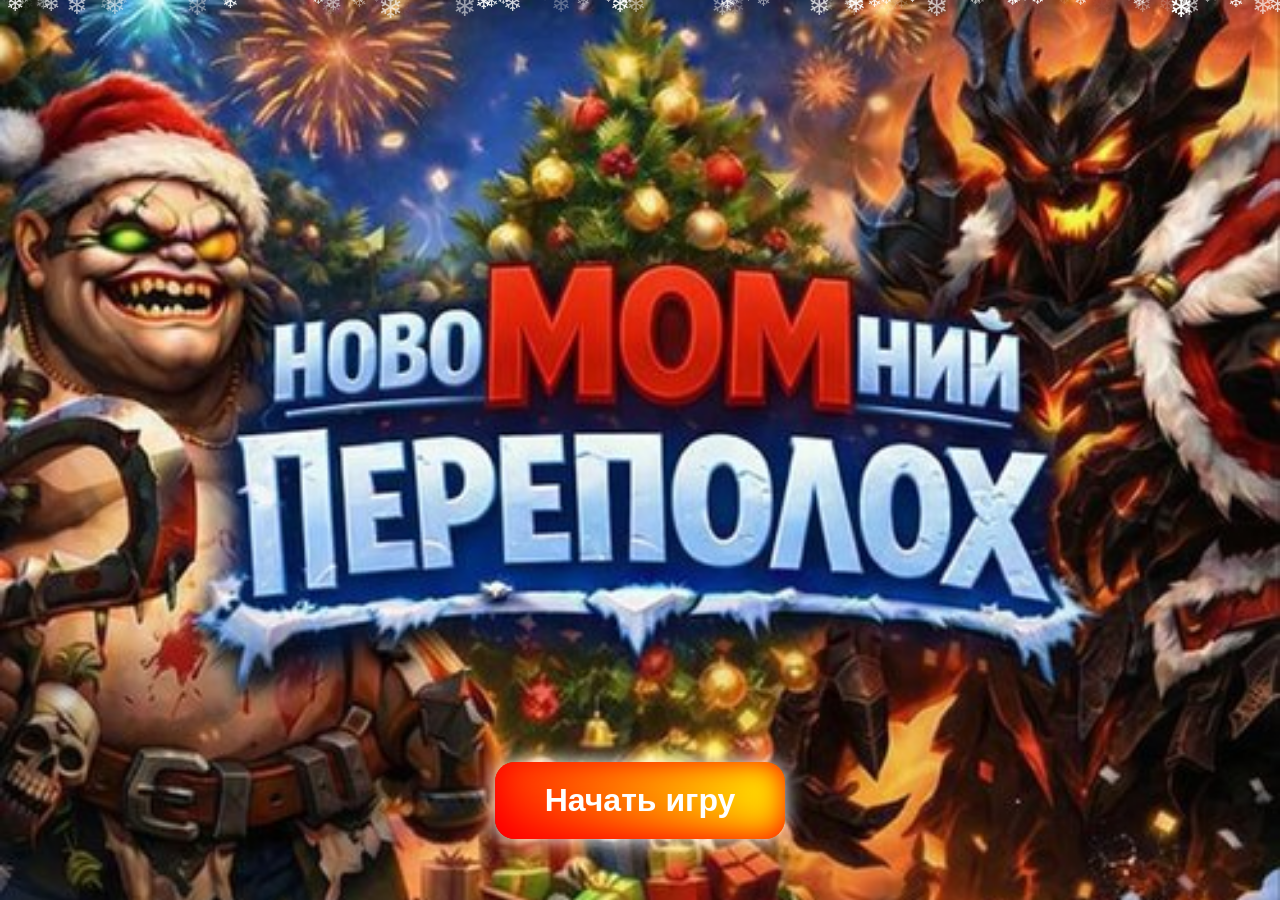
<file: index.html>
<!DOCTYPE html>
<html lang="ru">
<head>
<meta charset="UTF-8">
<meta name="viewport" content="width=device-width, initial-scale=1.0">
<title>Стартовое меню</title>
<style>
  /* Общие стили для страницы */
  body, html {
    margin: 0;
    padding: 0;
    width: 100%;
    height: 100%;
    font-family: 'Segoe UI', Tahoma, Geneva, Verdana, sans-serif;
    background: url(/images/novomom.jpg) no-repeat center;
    background-size: cover;
    overflow: hidden;
    display: flex;
    justify-content: center;
    align-items: center;
  }

  /* Кнопка Начать игру */
  .start-button {
    font-size: 32px;
    padding: 20px 50px;
    background: linear-gradient(45deg, #ff0000, #ffff00);
    border: none;
    border-radius: 20px;
    cursor: pointer;
    box-shadow: 0 0 20px #ffffff, 0 0 30px #ff0000 inset;
    transition: transform 0.2s, box-shadow 0.2s;
    color: white;
    font-weight: bold;
    margin-bottom: -700px;
  }

  .start-button:hover {
    transform: scale(1.1);
    box-shadow: 0 0 30px #ffffff, 0 0 40px #ff0000 inset;
  }

  /* Снежинки */
  .snowflake {
    position: fixed;
    top: -10px;
    color: white;
    user-select: none;
    pointer-events: none;
    z-index: 0;
    font-size: 10px;
    animation-name: fall;
    animation-timing-function: linear;
    animation-iteration-count: infinite;
  }

  @keyframes fall {
    0% { transform: translateY(0) rotate(0deg); }
    100% { transform: translateY(110vh) rotate(360deg); }
  }
</style>
</head>
<body>

<button class="start-button" onclick="startGame()">Начать игру</button>

<script>
  function startGame() {
    alert("Игра начинается!")
    window.location.href = '1/index.html';;
  }

  // Создаём много снежинок
  const snowflakeCount = 100; // количество снежинок
  for (let i = 0; i < snowflakeCount; i++) {
    const snowflake = document.createElement('div');
    snowflake.classList.add('snowflake');
    snowflake.textContent = '❄';
    // случайное начальное положение
    snowflake.style.left = Math.random() * 100 + 'vw';
    snowflake.style.fontSize = (Math.random() * 20 + 10) + 'px';
    snowflake.style.animationDuration = (Math.random() * 10 + 5) + 's';
    snowflake.style.opacity = Math.random();
    document.body.appendChild(snowflake);
  }
</script>

</body>
</html>
</file>
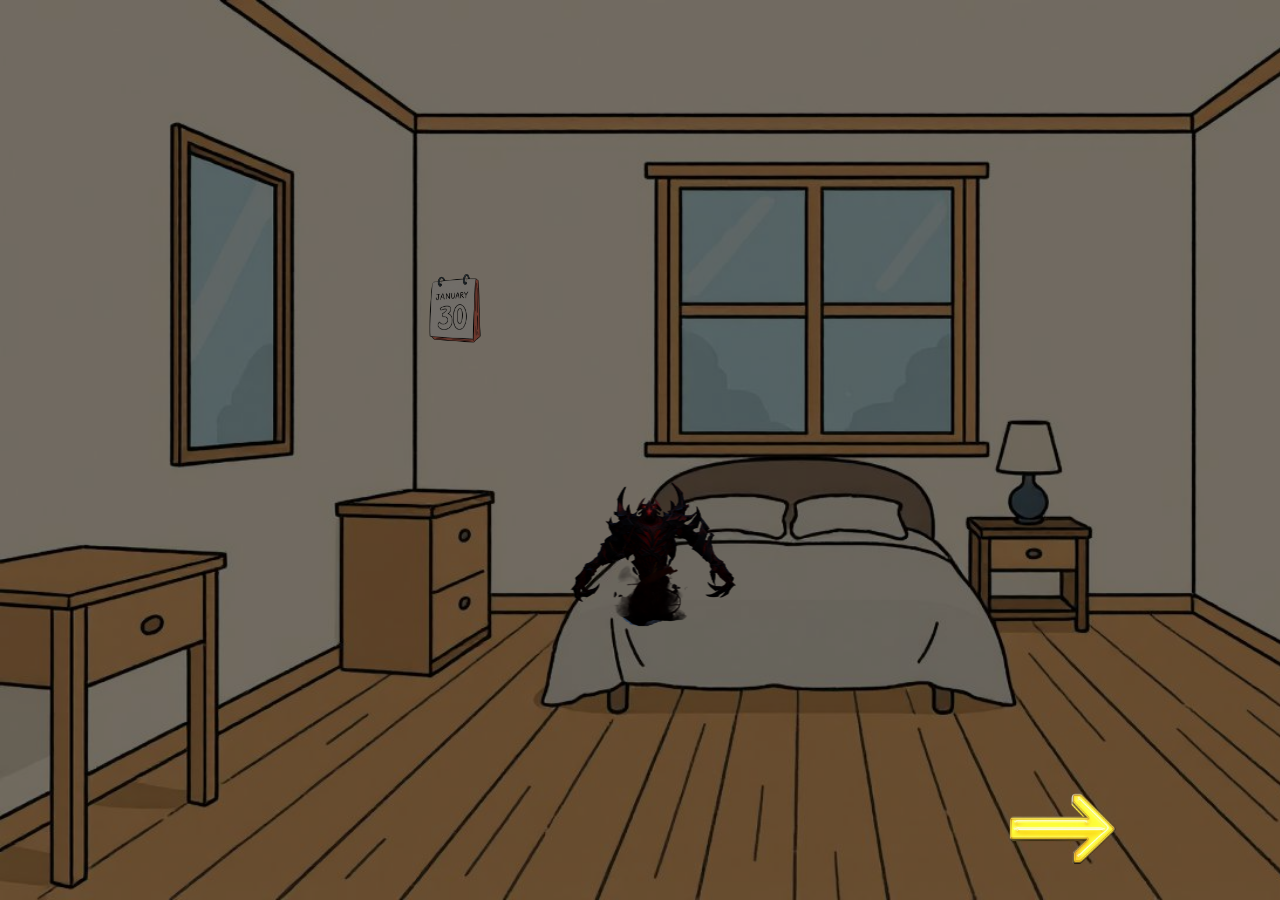
<file: 1/index.html>
<!DOCTYPE html>
<html lang="ru">
<head>
  <meta charset="UTF-8">
  <title>НовоМОМний переполох</title>
  <link rel="stylesheet" href="style.css">
</head>
<body>
  <div class="container">
    <div class="calendar">
      <div class="date">
        <img src="../images/fotor-ai-202512242023-Photoroom.png" alt="">
      </div>
    </div>

    <img src="../images/изображение_2025-12-24_202803206-Photoroom.png"
         class="character-sleep" alt="">
  </div>

  <a href="../2/index.html"><img src="../images/стрелка.png" class="str"></a>

  <div class="sleep-overlay" id="sleepOverlay" aria-hidden="true"></div>
  <div class="zzz-layer" id="zzzLayer" aria-hidden="true"></div>

  <script src="sleep.js"></script>
</body>
</html>
</file>
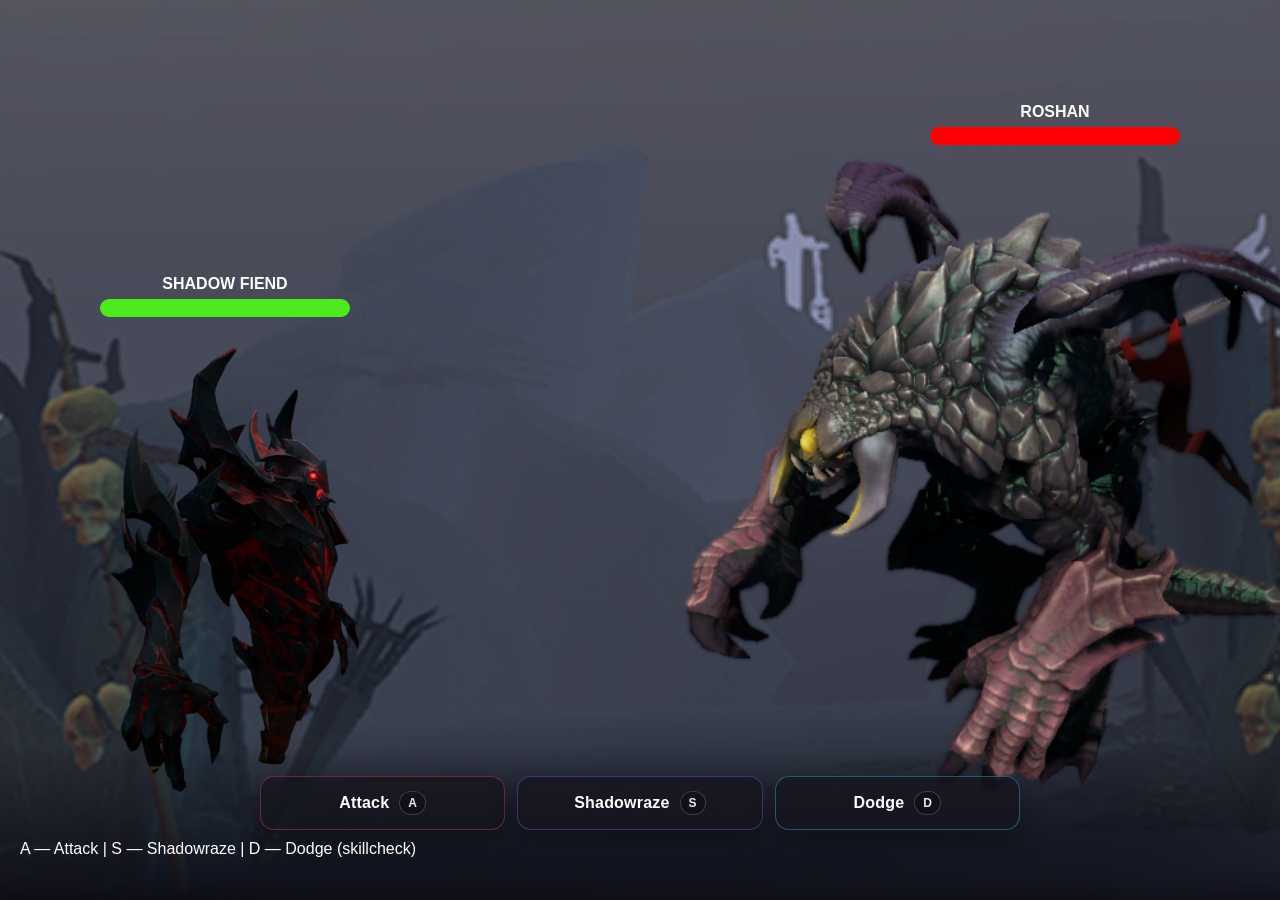
<file: roshanbattle/index.html>
<!DOCTYPE html>
<html lang="ru">
<head>
<meta charset="UTF-8">
<title>Shadow Fiend vs Roshan</title>
<link rel="stylesheet" href="style.css">
</head>
<body>

<div id="game">
    <div id="arena">
        <div id="skillcheck" class="hidden">
            <div class="bar">
                <div class="sweet"></div>
                <div class="indicator"></div>
            </div>
        </div>

        <div class="fighter-wrap left">
            <div class="name">SHADOW FIEND</div>
            <div class="hp-bar-container small">
                <div class="hp-bar sf-bar" id="sfHp"></div>
            </div>
            <img src="../images/sfshishka.png" class="fighter">
        </div>

        <div class="fighter-wrap right">
            <div class="name">ROSHAN</div>
            <div class="hp-bar-container small">
                <div class="hp-bar bar-rosh" id="roshanHp"></div>
            </div>
            <img src="../images/roshan.png" class="fighter roshka">
        </div>

        <div id="ui">
            <div class="controls" role="group" aria-label="Боевые действия">
                <button id="btnAttack" class="btn btn-attack" type="button" title="A">
                  Attack <span class="hint">A</span>
                </button>
                <button id="btnRaze" class="btn btn-skill" type="button" title="S">
                  Shadowraze <span class="hint">S</span>
                </button>
                <button id="btnDodge" class="btn btn-dodge" type="button" title="D">
                  Dodge <span class="hint">D</span>
                </button>
            </div>

            <div class="log" id="log"></div>
        </div>
    </div>
</div>

<script src="game.js"></script>
</body>
</html>
</file>
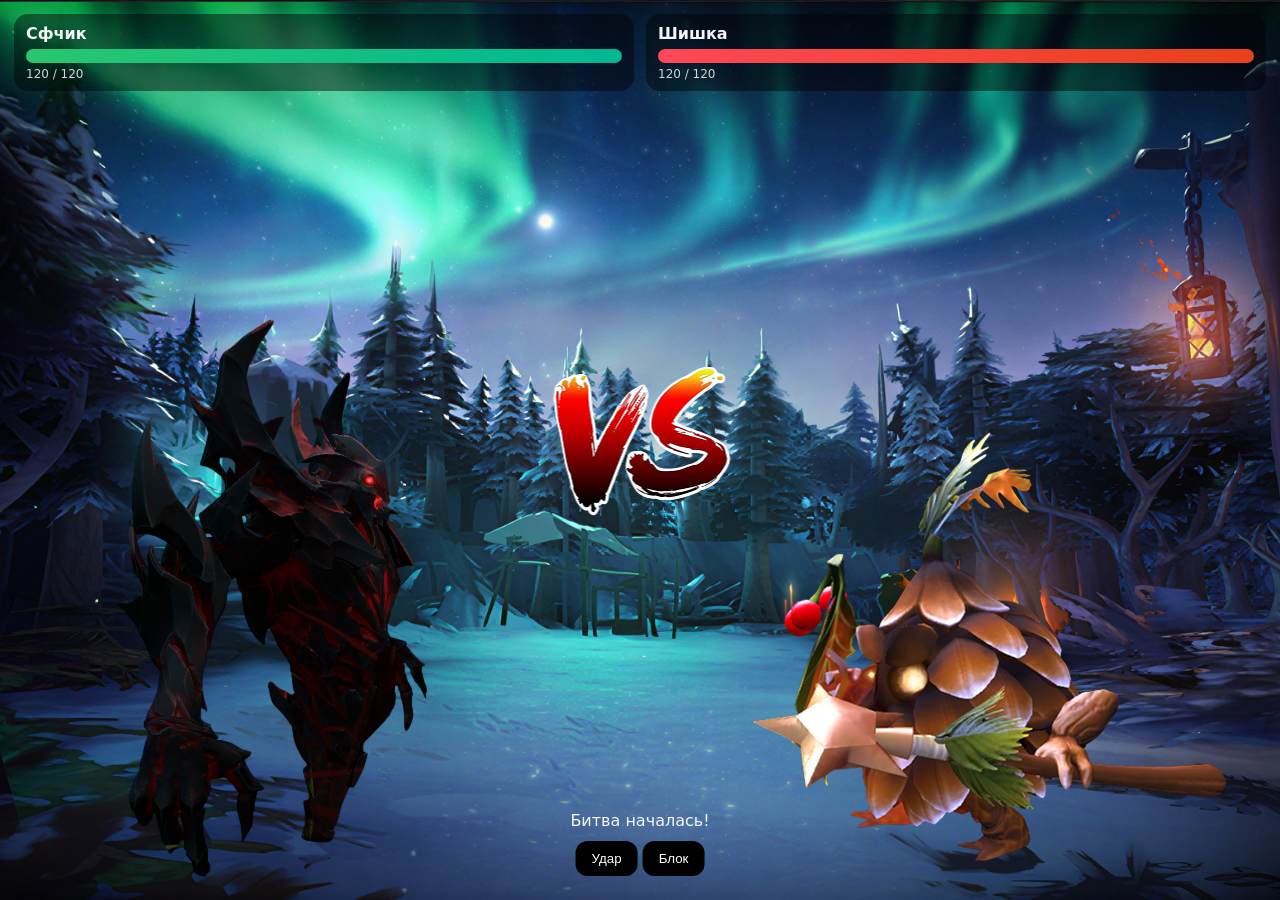
<file: shishkabitva/index.html>
<!DOCTYPE html>
<html lang="ru">
<head>
  <meta charset="UTF-8">
  <meta name="viewport" content="width=device-width, initial-scale=1.0">
  <title>Боссфайт</title>
  <link rel="stylesheet" href="style.css">
</head>
<body>

<div class="battle">

  <div class="arena" id="arena">

    <div class="hud">
      <div class="bar">
        <div class="name">Сфчик</div>
        <div class="hp"><div class="hp-fill" id="hpHero"></div></div>
        <div class="hp-text" id="hpHeroText"></div>
      </div>

      <div class="bar">
        <div class="name">Шишка</div>
        <div class="hp"><div class="hp-fill enemy" id="hpEnemy"></div></div>
        <div class="hp-text" id="hpEnemyText"></div>
      </div>
    </div>

    <img class="fighter hero" id="heroSprite" src="../images/sfshishka.png">
    <div class="vs"><img src="../images/vsshishka.png" alt="vs"></div>
    <img class="fighter enemy" id="enemySprite" src="../images/shishka.png">

  </div>

  <div class="log" id="log"></div>

  <div class="actions">
    <button class="btn" id="attack">Удар</button>
    <button class="btn" id="block">Блок</button>
  </div>

<div class="result" id="result" hidden>
  <div class="result-box">
    <div class="result-text" id="resultText"></div>
    <button class="btn" id="restart">Заново</button>
  </div>
</div>
</div>

<script src="battle.js"></script>
</body>
</html>
</file>
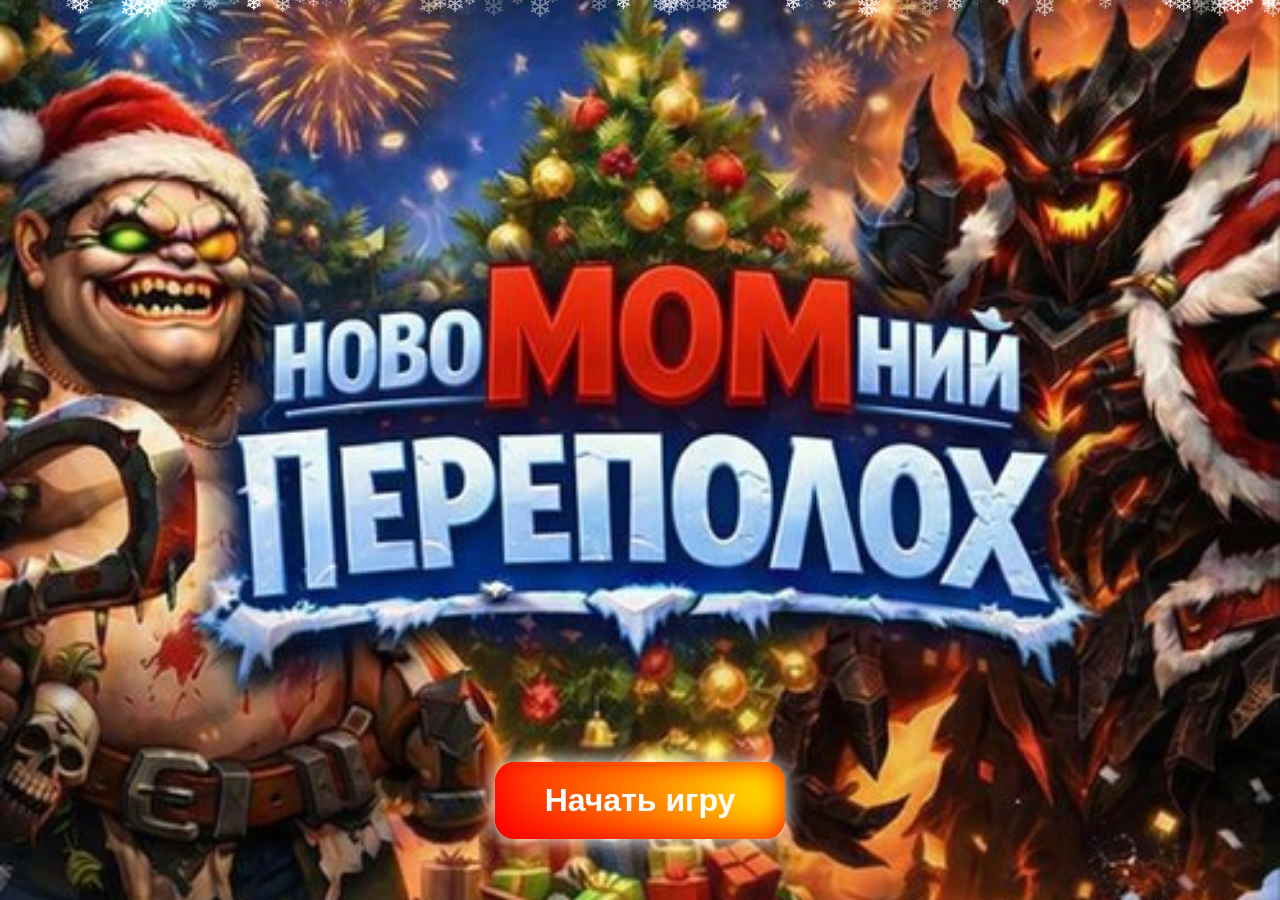
<file: start/index.html>
<!DOCTYPE html>
<html lang="ru">
<head>
<meta charset="UTF-8">
<meta name="viewport" content="width=device-width, initial-scale=1.0">
<title>Стартовое меню</title>
<style>
  /* Общие стили для страницы */
  body, html {
    margin: 0;
    padding: 0;
    width: 100%;
    height: 100%;
    font-family: 'Segoe UI', Tahoma, Geneva, Verdana, sans-serif;
    background: url(../images/novomom.jpg) no-repeat center;
    background-size: cover;
    overflow: hidden;
    display: flex;
    justify-content: center;
    align-items: center;
  }

  /* Кнопка Начать игру */
  .start-button {
    font-size: 32px;
    padding: 20px 50px;
    background: linear-gradient(45deg, #ff0000, #ffff00);
    border: none;
    border-radius: 20px;
    cursor: pointer;
    box-shadow: 0 0 20px #ffffff, 0 0 30px #ff0000 inset;
    transition: transform 0.2s, box-shadow 0.2s;
    color: white;
    font-weight: bold;
    margin-bottom: -700px;
  }

  .start-button:hover {
    transform: scale(1.1);
    box-shadow: 0 0 30px #ffffff, 0 0 40px #ff0000 inset;
  }

  /* Снежинки */
  .snowflake {
    position: fixed;
    top: -10px;
    color: white;
    user-select: none;
    pointer-events: none;
    z-index: 0;
    font-size: 10px;
    animation-name: fall;
    animation-timing-function: linear;
    animation-iteration-count: infinite;
  }

  @keyframes fall {
    0% { transform: translateY(0) rotate(0deg); }
    100% { transform: translateY(110vh) rotate(360deg); }
  }
</style>
</head>
<body>

<button class="start-button" onclick="startGame()">Начать игру</button>

<script>
  function startGame() {
    alert("Игра начинается!")
    window.location.href = '../1/index.html';;
  }

  // Создаём много снежинок
  const snowflakeCount = 100; // количество снежинок
  for (let i = 0; i < snowflakeCount; i++) {
    const snowflake = document.createElement('div');
    snowflake.classList.add('snowflake');
    snowflake.textContent = '❄';
    // случайное начальное положение
    snowflake.style.left = Math.random() * 100 + 'vw';
    snowflake.style.fontSize = (Math.random() * 20 + 10) + 'px';
    snowflake.style.animationDuration = (Math.random() * 10 + 5) + 's';
    snowflake.style.opacity = Math.random();
    document.body.appendChild(snowflake);
  }
</script>

</body>
</html>
</file>
<file: 10/index10.html>
<!DOCTYPE html>
<html lang="en">
<head>
    <meta charset="UTF-8">
    <meta name="viewport" content="width=device-width, initial-scale=1.0">
    <title>Document</title>
    <link rel="stylesheet" href="style.css">
</head>
<body>
    <div class="container">
    <img src="../images/image 16.png" class="quortero">
    <img src="../images/sflavka.png" class="sf">
    <div class="msg-seq-layer" aria-hidden="true">
    <div class="msg-seq msg-left">Я принес деньги, так где мом?</div>
    <div class="msg-seq msg-right">Прости, но пока тебя небыло, пришёл Рошан, и купил у меня его</div>
    <div class="msg-seq msg-left">Ты отдал мом рошану!? Это же был мой подарок пуджу!</div>
    <div class="msg-seq msg-right">Ну, думаю, тебе не остаётся ничего, кроме как пойти и забрать мом у Рошана, ха-ха, удачи!</div>
  </div>
  <a class="next-link" id="nextLink" href="../roshanbattle/index.html">
  <img id="nextImg" class="next-link__img is-hidden" src="../images/стрелка.png">
</a>
</div>
  <!-- Зимний эффект -->
  <div class="winter-fx" aria-hidden="true">
    <div class="winter-fx__tint"></div>
    <div class="winter-fx__snow" id="snow"></div>
  </div>

<script>
  document.addEventListener('DOMContentLoaded', function () {
  const layer = document.querySelector('.msg-seq-layer');
  const messages = layer ? Array.from(layer.querySelectorAll('.msg-seq')) : [];

  // Картинка внутри ссылки (сама ссылка всегда есть, картинка скрыта до конца диалога)
  const nextImg = document.getElementById('nextImg');

  // Зимний эффект
  const fx = document.querySelector('.winter-fx');
  const snow = document.getElementById('snow');

  function makeSnow(count) {
    if (!snow) return;
    snow.innerHTML = '';

    for (let i = 0; i < count; i++) {
      const flake = document.createElement('div');
      flake.className = 'snowflake';

      const size  = (Math.random() * 6 + 3).toFixed(1) + 'px';
      const x     = (Math.random() * 100).toFixed(2) + 'vw';
      const dur   = (Math.random() * 3 + 3.5).toFixed(2) + 's';
      const delay = (-Math.random() * 6).toFixed(2) + 's';
      const drift = ((Math.random() * 60) - 30).toFixed(1) + 'px';

      flake.style.setProperty('--size', size);
      flake.style.setProperty('--x', x);
      flake.style.setProperty('--dur', dur);
      flake.style.setProperty('--delay', delay);
      flake.style.setProperty('--drift', drift);

      snow.appendChild(flake);
    }
  }

  // По одному сообщению: показать -> 4с -> скрыть -> ждать fade -> следующее
  async function showMessagesSequentially() {
    const START_AFTER_MS = 1000; // через 1 секунду после конца снегопада
    const ON_SCREEN_MS = 4000;   // сообщение на экране 4 секунды
    const FADE_MS = 350;         // должно совпадать с transition в CSS у .msg-seq

    // Спрятать картинку ссылки перед началом (на всякий случай)
    if (nextImg) nextImg.classList.add('is-hidden');

    // Скрыть все сообщения перед стартом
    for (const m of messages) m.classList.remove('is-show', 'is-hide');

    await new Promise(r => setTimeout(r, START_AFTER_MS));

    for (const m of messages) {
      m.classList.remove('is-hide');
      m.classList.add('is-show');

      await new Promise(r => setTimeout(r, ON_SCREEN_MS));

      m.classList.remove('is-show');
      m.classList.add('is-hide');

      await new Promise(r => setTimeout(r, FADE_MS));
    }

    // После конца диалога — показать картинку в ссылке
    if (nextImg) nextImg.classList.remove('is-hidden');
  }

  const FX_ON_MS = 5000;        // снег "работает" 5 секунд
  const FX_FADE_OUT_MS = 800;   // fade-out у winter-fx (совпадает с CSS transition)
  const SNOW_COUNT = 60;

  if (!fx) return;

  // Старт снегопада сразу
  makeSnow(SNOW_COUNT);
  fx.classList.add('is-on');

  // Выключаем снег, ждём fade-out, потом запускаем диалоги
  setTimeout(() => {
    fx.classList.remove('is-on');
    if (snow) snow.innerHTML = '';

    setTimeout(() => {
      showMessagesSequentially();
    }, FX_FADE_OUT_MS);
  }, FX_ON_MS);
});
  
</script>

</body>
</html>
</file>
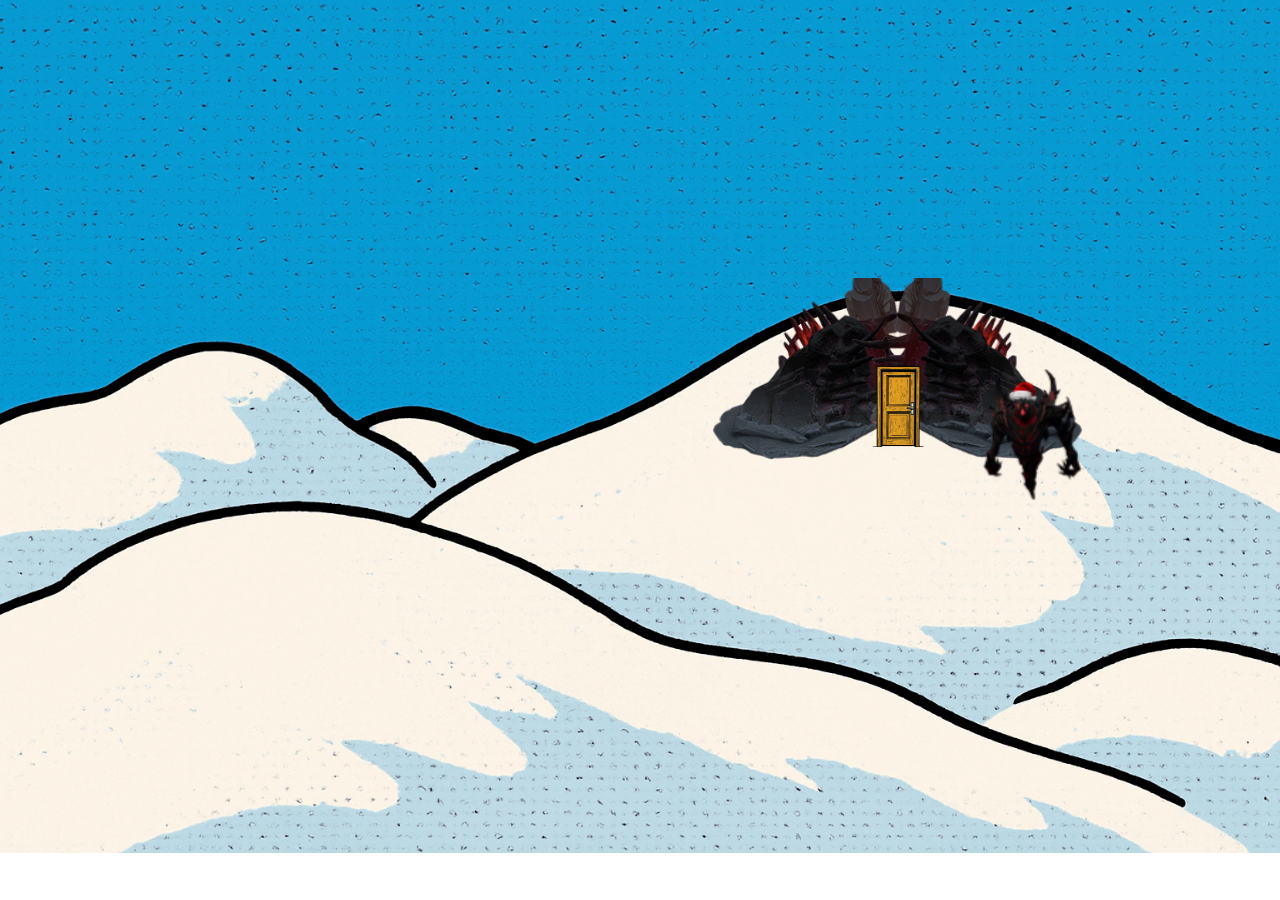
<file: 6/index3.html>
<!DOCTYPE html>
<html lang="en">
<head>
    <meta charset="UTF-8">
    <meta name="viewport" content="width=device-width, initial-scale=1.0">
    <title>Document</title>
    <link rel="stylesheet" href="style.css">
</head>
<body>
    <div class="baracks">
        <img src="../images/{F44F74D0-944E-44F7-9C7C-934A5FBB06E6} 2.png" class="barackone">
        <img src="../images/{F44F74D0-944E-44F7-9C7C-934A5FBB06E6} 2.png" class="baracktwo">
        <img src="../images/dver.png" class="dver">
        <img src="../images/Group 5.png" class="sf">
    </div>
</body>
</html>
</file>
<file: 7/index7.html>
<!DOCTYPE html>
<html lang="en">
<head>
    <meta charset="UTF-8">
    <meta name="viewport" content="width=device-width, initial-scale=1.0">
    <title>Document</title>
    <link rel="stylesheet" href="style.css">
</head>
<body>
    <div class="container">
    <img src="../images/image 16.png" class="quortero">
    <img src="../images/sflavka.png" class="sf">
    <img src="../images/мом.png" class="mom">
    <div class="msg-seq-layer" aria-hidden="true">
    <div class="msg-seq msg-left">Привет, дружище, что тебя интересует?</div>
    <div class="msg-seq msg-right">Мне нужен подарок для Пуджа!</div>
    <div class="msg-seq msg-left">Специально для тебя у меня есть МОМ, но не думай, что получишь его за просто так,
    мне же тоже надо на что-то жить</div>
    <div class="msg-seq msg-right">(Я же все бабки на манго слил, надо бы лесок пофармить..)<br>Ща за деньгами сбегаю и вернусь</div>
  </div>
  <a class="next-link" id="nextLink" href="../8/index8.html">
  <img id="nextImg" class="next-link__img is-hidden" src="../images/стрелка.png">
</a>
</div>
  <!-- Зимний эффект -->
  <div class="winter-fx" aria-hidden="true">
    <div class="winter-fx__tint"></div>
    <div class="winter-fx__snow" id="snow"></div>
  </div>

<script>
  document.addEventListener('DOMContentLoaded', function () {
  const layer = document.querySelector('.msg-seq-layer');
  const messages = layer ? Array.from(layer.querySelectorAll('.msg-seq')) : [];

  // Картинка внутри ссылки (сама ссылка всегда есть, картинка скрыта до конца диалога)
  const nextImg = document.getElementById('nextImg');

  // Зимний эффект
  const fx = document.querySelector('.winter-fx');
  const snow = document.getElementById('snow');

  function makeSnow(count) {
    if (!snow) return;
    snow.innerHTML = '';

    for (let i = 0; i < count; i++) {
      const flake = document.createElement('div');
      flake.className = 'snowflake';

      const size  = (Math.random() * 6 + 3).toFixed(1) + 'px';
      const x     = (Math.random() * 100).toFixed(2) + 'vw';
      const dur   = (Math.random() * 3 + 3.5).toFixed(2) + 's';
      const delay = (-Math.random() * 6).toFixed(2) + 's';
      const drift = ((Math.random() * 60) - 30).toFixed(1) + 'px';

      flake.style.setProperty('--size', size);
      flake.style.setProperty('--x', x);
      flake.style.setProperty('--dur', dur);
      flake.style.setProperty('--delay', delay);
      flake.style.setProperty('--drift', drift);

      snow.appendChild(flake);
    }
  }

  // По одному сообщению: показать -> 4с -> скрыть -> ждать fade -> следующее
  async function showMessagesSequentially() {
    const START_AFTER_MS = 1000; // через 1 секунду после конца снегопада
    const ON_SCREEN_MS = 4000;   // сообщение на экране 4 секунды
    const FADE_MS = 350;         // должно совпадать с transition в CSS у .msg-seq

    // Спрятать картинку ссылки перед началом (на всякий случай)
    if (nextImg) nextImg.classList.add('is-hidden');

    // Скрыть все сообщения перед стартом
    for (const m of messages) m.classList.remove('is-show', 'is-hide');

    await new Promise(r => setTimeout(r, START_AFTER_MS));

    for (const m of messages) {
      m.classList.remove('is-hide');
      m.classList.add('is-show');

      await new Promise(r => setTimeout(r, ON_SCREEN_MS));

      m.classList.remove('is-show');
      m.classList.add('is-hide');

      await new Promise(r => setTimeout(r, FADE_MS));
    }

    // После конца диалога — показать картинку в ссылке
    if (nextImg) nextImg.classList.remove('is-hidden');
  }

  const FX_ON_MS = 5000;        // снег "работает" 5 секунд
  const FX_FADE_OUT_MS = 800;   // fade-out у winter-fx (совпадает с CSS transition)
  const SNOW_COUNT = 60;

  if (!fx) return;

  // Старт снегопада сразу
  makeSnow(SNOW_COUNT);
  fx.classList.add('is-on');

  // Выключаем снег, ждём fade-out, потом запускаем диалоги
  setTimeout(() => {
    fx.classList.remove('is-on');
    if (snow) snow.innerHTML = '';

    setTimeout(() => {
      showMessagesSequentially();
    }, FX_FADE_OUT_MS);
  }, FX_ON_MS);
});
  
</script>

</body>
</html>
</file>
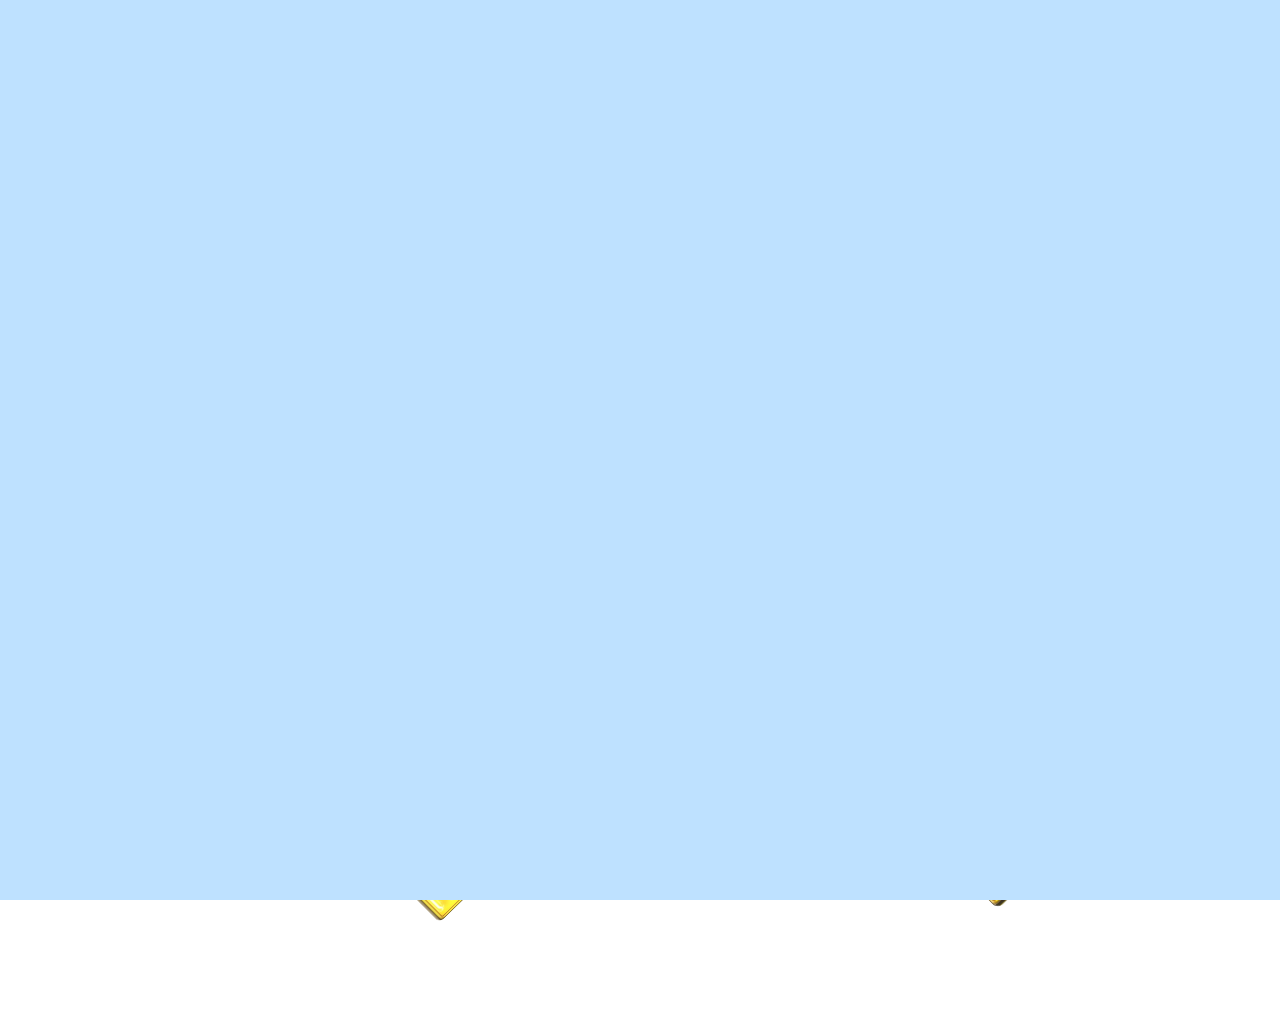
<file: 8/index8.html>
<!DOCTYPE html>
<html lang="en">
<head>
    <meta charset="UTF-8">
    <meta name="viewport" content="width=device-width, initial-scale=1.0">
    <title>Document</title>
    <link rel="stylesheet" href="style.css">
</head>
<body>
    <div class="container">
        <a href="../9/index9.html" class="strelka one"><img src="../images/стрелка.png"></a>
        <a href="../shishkabitva/index.html" class="strelka two"><img src="../images/стрелка.png"></a>
    </div>
     <!-- Зимний эффект -->
  <div class="winter-fx" aria-hidden="true">
    <div class="winter-fx__tint"></div>
    <div class="winter-fx__snow" id="snow"></div>
  </div>

<script>
  document.addEventListener('DOMContentLoaded', function () {
    // Диалоги (1-4)
    const layer = document.querySelector('.msg-seq-layer');
    if (layer) layer.classList.add('is-active');

    // Зимний эффект
    const fx = document.querySelector('.winter-fx');
    const snow = document.getElementById('snow');
    const pudge = document.querySelector('.pudge');

    function makeSnow(count) {
      if (!snow) return;
      snow.innerHTML = '';

      for (let i = 0; i < count; i++) {
        const flake = document.createElement('div');
        flake.className = 'snowflake';

        const size  = (Math.random() * 6 + 3).toFixed(1) + 'px';
        const x     = (Math.random() * 100).toFixed(2) + 'vw';
        const dur   = (Math.random() * 3 + 3.5).toFixed(2) + 's';
        const delay = (-Math.random() * 6).toFixed(2) + 's';
        const drift = ((Math.random() * 60) - 30).toFixed(1) + 'px';

        flake.style.setProperty('--size', size);
        flake.style.setProperty('--x', x);
        flake.style.setProperty('--dur', dur);
        flake.style.setProperty('--delay', delay);
        flake.style.setProperty('--drift', drift);

        snow.appendChild(flake);
      }
    }

    function showFifthAndLinks() {
      const five = document.querySelector('.msg-five');
      const links = document.querySelector('.side-links');
      if (five) five.classList.add('is-show');
      if (links) links.classList.add('is-show');
    }

    const FX_ON_MS = 5000;         // эффект "работает" 5 секунд
    const FX_FADE_IN_MS = 800;     // совпадает с transition opacity у .winter-fx
    const FX_FADE_OUT_MS = 800;    // совпадает с transition opacity у .winter-fx
    const SNOW_COUNT = 60;

    // Запуск СРАЗУ при заходе (после загрузки DOM)
    if (!fx) return;

    makeSnow(SNOW_COUNT);
    fx.classList.add('is-on');


    // Через 5 секунд начинаем выключение
    setTimeout(() => {
      fx.classList.remove('is-on');   // начинается fade-out
      if (snow) snow.innerHTML = '';

      // После полного fade-out показываем 5-е сообщение + ссылки
      setTimeout(() => {
        showFifthAndLinks();
      }, FX_FADE_OUT_MS);
    }, FX_ON_MS);
  });
</script>
</body>
</html>
</file>
<file: 1/style.css>
body {
      background: url(../images/fotor_creation_2025-12-24.jpg);
      background-repeat: no-repeat;
      background-size: cover;
      margin: 0;
      padding: 0;
      height: 100vh;
      overflow: hidden;
    }
    .calendar {
      position: absolute;
      left: 30vw;
      top: 26vh;
      width: 11vw;
      height: 17vh;
      display: flex;
      flex-direction: column;
      align-items: center;
      justify-content: center;
    }
    .calendar img {
        width: 5vw;
    }
    .calendar .date {
      font-size: 2.1vw;
      color: #e3533c;
      font-family: Verdana, Arial, sans-serif;
      font-weight: bold;
    }
    .character-sleep {
      width: 17vw;
      margin: 49vh 0 0 42vw;
    }
    .str {
      position: absolute;
      width: 12vw;
      rotate: 270deg;
      transform: rotateY(215deg);
      left: 78vw;
    }

    .sleep-overlay{
  position: fixed;
  inset: 0;
  background: rgba(0,0,0,.55);
  opacity: 0;
  pointer-events: none;
  transition: opacity .8s ease;
  z-index: 999;
}

.sleep-overlay.is-on{
  opacity: 1;
}

/* Слой для Zzz поверх всего */
.zzz-layer{
  position: fixed;
  inset: 0;
  pointer-events: none;
  z-index: 1000;
}

/* Сами Zzz */
.zzz{
  position: absolute;
  font-family: system-ui, Arial, sans-serif;
  font-weight: 800;
  color: rgba(255,255,255,.9);
  text-shadow: 0 2px 10px rgba(0,0,0,.35);
  transform: translate(-50%, -50%);
  animation: zzzFloat 2.4s ease-out forwards;
  user-select: none;
}

@keyframes zzzFloat{
  0%   { opacity: 0; transform: translate(-50%, -50%) translate(0, 0) scale(.85); }
  10%  { opacity: 1; }
  100% { opacity: 0; transform: translate(-50%, -50%) translate(40px, -120px) scale(1.25); }
}

/* Чтобы transform работал ожидаемо */
.character-sleep{
  transform-origin: 50% 80%;
  transition: transform 1s ease, filter 1s ease;
  will-change: transform;
}

/* Состояние: спит (можно чуть “опустить”/смягчить) */
.character-sleep.is-sleeping{
  filter: brightness(0.95);
  transform: translateY(0) rotate(0deg);
}

/* Состояние: встаёт */
.character-sleep.is-standing{
  transform: translateY(-40px) rotate(-2deg);
}

.character-sleep{
  will-change: transform;
  transition: transform 1.2s ease;
}

/* Пока спит — ничего не двигаем (можно оставить фильтр, если хочешь) */
.character-sleep.is-sleeping{
  transform: translateX(0) translateY(0);
}

/* Переход вправо после пробуждения */
.character-sleep.is-walking-right{
  transform: translateX(260px); /* подстрой расстояние */
}

.str{
  position: relative; /* или absolute/fixed — как у тебя задумано */
  z-index: 2001;      /* больше чем у overlay(999) и zzz-layer(1000) */
}

.sleep-overlay{ z-index: 50; }
.zzz-layer{ z-index: 60; }

a { /* не обязательно, но можно */
  text-decoration: none;
}

.str{
  position: fixed;
  right: 30px;
  bottom: 3px;
  z-index: 2001;
  transform: rotate(90deg);
  width: 10vw;
}

.character-sleep{
  will-change: transform;
  transition: transform 1.2s ease;
}

/* движение вправо */
.character-sleep.is-walking-right{
  transform: translateX(260px);
}

/* отзеркаливание */
.character-sleep.is-flipped{
  transform: scaleX(-1);
}

/* ВАЖНО: если нужно и идти вправо, и быть отзеркаленным одновременно */
.character-sleep.is-walking-right.is-flipped{
  transform: translateX(260px) scaleX(-1);
}
</file>
<file: roshanbattle/style.css>
* {
    box-sizing: border-box;
}

html, body {
    width: 100%;
    height: 100%;
    margin: 0;
}

body {
    background: black;
    font-family: Arial, sans-serif;
    color: white;
    overflow: hidden;
}

#game {
    width: 100%;
    height: 100%;
}

#arena {
    position: relative;
    width: 100%;
    height: 100%;
    background: url("../images/roshpit.png") center / cover no-repeat;
}

/* ================= Fighters ================= */
.fighter-wrap {
    position: absolute;
    text-align: center;
    bottom: 100px;
    width: 350px;
}

.fighter-wrap.left { left: 50px; }
.fighter-wrap.right { right: 50px; }

.fighter {
    width: 400px;
}

.roshka {
    width: 700px;
    margin-left: -200px;
}

/* ================= UI ================= */
#ui {
    position: absolute;
    bottom: 0;
    width: 100%;
    padding: 20px;
    background: linear-gradient(transparent, rgba(10,10,20,0.9));
}

.name {
    font-weight: bold;
    margin-bottom: 6px;
}

.hp-bar-container.small {
    width: 250px;
    height: 18px;
    margin: 0 auto 10px;
    background: #333;
    border-radius: 10px;
    overflow: hidden;
}

.hp-bar {
    height: 100%;
    background: red;
}

.sf-bar { background: #4ee91f; }

.controls{
  display: grid;
  grid-template-columns: repeat(3, minmax(0, 1fr));
  gap: 12px;
  margin-top: 10px;
  max-width: 760px;
  margin-left: auto;
  margin-right: auto;
}

.btn{
  appearance: none;
  border: 1px solid rgba(255,255,255,0.18);
  background: rgba(20,20,30,0.75);
  color: #fff;

  padding: 14px 14px;
  border-radius: 14px;
  font-size: 16px;
  font-weight: 700;
  letter-spacing: 0.2px;

  cursor: pointer;
  user-select: none;
  -webkit-tap-highlight-color: transparent;

  display: flex;
  align-items: center;
  justify-content: center;
  gap: 10px;

  transition: transform .06s ease, background .15s ease, border-color .15s ease, box-shadow .15s ease, opacity .15s ease;
  box-shadow: 0 10px 26px rgba(0,0,0,.35);
}

.btn:hover{
  background: rgba(30,30,45,0.85);
  border-color: rgba(255,255,255,0.28);
}

.btn:active{
  transform: translateY(1px) scale(0.99);
}

.btn:focus-visible{
  outline: none;
  box-shadow: 0 0 0 3px rgba(120, 80, 255, .45), 0 10px 26px rgba(0,0,0,.35);
}

.btn:disabled{
  opacity: 0.55;
  cursor: not-allowed;
  transform: none;
}

.btn-attack{ border-color: rgba(255,80,80,.35); }
.btn-skill{ border-color: rgba(140,90,255,.40); }
.btn-dodge{ border-color: rgba(80,200,255,.35); }

.hint{
  font-size: 12px;
  font-weight: 800;
  padding: 4px 8px;
  border-radius: 999px;
  border: 1px solid rgba(255,255,255,0.2);
  background: rgba(0,0,0,0.25);
  opacity: 0.9;
}

.log {
    margin-top: 10px;
    min-height: 40px;
}

.attack {
    animation: attackMove 0.2s ease;
}

@keyframes attackMove {
    0% { transform: translateX(0); }
    50% { transform: translateX(40px); }
    100% { transform: translateX(0); }
}

.hit {
    animation: hitShake 0.15s;
}

@keyframes hitShake {
    0% { transform: translateX(0); }
    25% { transform: translateX(-6px); }
    50% { transform: translateX(6px); }
    75% { transform: translateX(-4px); }
    100% { transform: translateX(0); }
}

.damage-text {
    position: absolute;
    top: -20px;
    left: 50%;
    transform: translateX(-50%);
    color: red;
    font-weight: bold;
    animation: floatUp 0.8s ease forwards;
}

@keyframes floatUp {
    0% { opacity: 1; transform: translate(-50%, 0); }
    100% { opacity: 0; transform: translate(-50%, -40px); }
}

#skillcheck {
  position: absolute;
  left: 50%;
  bottom: 260px;
  transform: translateX(-50%);
  width: 260px;
  height: 26px;
  z-index: 10;
}

#skillcheck.hidden {
  display: none;
}

#skillcheck .bar {
  position: relative;
  width: 100%;
  height: 100%;
  background: rgba(0,0,0,0.75);
  border-radius: 6px;
  overflow: hidden;
  border: 1px solid rgba(255,255,255,0.25);
}

#skillcheck .sweet {
  position: absolute;
  top: 0;
  height: 100%;
  width: 52px;
  background: rgba(80, 255, 120, 0.85);
}

#skillcheck .indicator {
  position: absolute;
  top: 0;
  width: 4px;
  height: 100%;
  background: white;
}

/* ===== Shadowraze sprite effect ===== */
.raze-sprite{
  position: absolute;
  right: 180px;
  bottom: 100px;
  width: 320px;
  height: auto;
  pointer-events: none;
  z-index: 9;

  opacity: 0;
  transform: scale(0.85);
  animation: razePop 320ms ease-out forwards;
  filter: drop-shadow(0 10px 18px rgba(120, 80, 255, 0.45));
}

@keyframes razePop{
  0%   { opacity: 0; transform: scale(0.7); }
  30%  { opacity: 1; transform: scale(1.02); }
  100% { opacity: 0; transform: scale(0.95); }
}
</file>
<file: shishkabitva/style.css>
* {
  box-sizing: border-box;
}

html, body {
  height: 100%;
  overflow: hidden; /* убирает скролл страницы */
}

.arena {
  position: relative; /* чтобы ::before и hit-effect считались внутри арены */
  overflow: hidden;   /* обрезает всё, что выходит за пределы арены (в т.ч. при rotate) */
}

body {
  margin: 0;
  color: #f5f5f5;
  background: #111;
  font-family: system-ui, Arial, sans-serif;
}

/* Вся сцена */
.battle {
  width: 100vw;
  height: 100vh;
  margin: 0;
  padding: 0;
}

/* АРЕНА */
.arena {
  width: 100vw;
  height: 100vh;
  border-radius: 0;
  border: none;
}

.vs {
  transition: opacity .4s ease, transform .4s ease;
}

/* Появление: "удар" + лёгкий отскок */
.vs.vs-show{
  animation: vsIn 0.65s cubic-bezier(.12,.9,.18,1.15) forwards;
}

/* Исчезновение: уносит и растворяет */
.vs.vs-hide{
  animation: vsOut 0.45s cubic-bezier(.2,.9,.2,1) forwards;
}

@keyframes vsIn{
  0%   { opacity: 0; transform: translate(-50%, -50%) scale(0.15) rotate(-10deg); filter: blur(6px) drop-shadow(0 0 0 rgba(0,0,0,0)); }
  55%  { opacity: 1; transform: translate(-50%, -50%) scale(1.12) rotate(2deg);  filter: blur(0) drop-shadow(0 22px 55px rgba(0,0,0,.85)); }
  75%  { opacity: 1; transform: translate(-50%, -50%) scale(0.98) rotate(-1deg); }
  100% { opacity: 1; transform: translate(-50%, -50%) scale(1.00) rotate(0deg); }
}

@keyframes vsOut{
  0%   { opacity: 1; transform: translate(-50%, -50%) scale(1) rotate(0deg); }
  100% { opacity: 0; transform: translate(-50%, -60%) scale(0.85) rotate(10deg); filter: blur(4px); }
}


.vs.hide {
  opacity: 0;
  transform: translate(-50%, -50%) scale(0.9);
  pointer-events: none;
}

/* ФОН */
.arena::before {
  content: "";
  position: absolute;
  inset: 0;
  background: url("../images/bossfightbackground.jpg") center / cover no-repeat;
  z-index: 0;
}

/* HUD */
.hud {
  position: absolute;
  top: 14px;
  left: 14px;
  right: 14px;
  display: grid;
  grid-template-columns: 1fr 1fr;
  gap: 12px;
  z-index: 5;
}

.bar {
  background: rgba(0,0,0,.45);
  border-radius: 14px;
  padding: 10px 12px;
}

.name {
  font-weight: 800;
  margin-bottom: 6px;
}

.hp {
  height: 14px;
  background: rgba(255,255,255,.25);
  border-radius: 999px;
  overflow: hidden;
}

.hp-fill {
  height: 100%;
  width: 100%;
  background: linear-gradient(90deg, #28c76f, #00b894);
  transition: width .3s;
}

.hp-fill.enemy {
  background: linear-gradient(90deg, #ff4757, #e84118);
}

.hp-text {
  font-size: 12px;
  margin-top: 4px;
  opacity: .85;
}

/* ПЕРСОНАЖИ */
.fighter {
  position: absolute;
  bottom: 18px;
  max-height: 70%;
  z-index: 3;
  user-select: none;
  pointer-events: none;
}

.fighter.hero {
  left: 40px;
  --dir: 1;
}

.fighter.enemy {
  right: 40px;
}

/* Вспышка удара */
.hit-effect {
  position: absolute;
  width: 120px;
  height: 120px;
  background: radial-gradient(
    circle,
    rgba(255,255,255,.9) 0%,
    rgba(255,0,0,.6) 40%,
    rgba(255,0,0,0) 70%
  );
  border-radius: 50%;
  pointer-events: none;
  animation: hit-pop 0.35s ease-out forwards;
  z-index: 8;
}

@keyframes hit-pop {
  0%   { transform: scale(0.3); opacity: 0; }
  40%  { opacity: 1; }
  100% { transform: scale(1.3); opacity: 0; }
}

/* Рывок вперёд при атаке */
.attack {
  animation: attack-move 0.25s ease-out;
}

@keyframes attack-move {
  0%   { transform: translateX(0) scaleX(var(--dir, 1)); }
  50%  { transform: translateX(30px) scaleX(var(--dir, 1)); }
  100% { transform: translateX(0) scaleX(var(--dir, 1)); }
}

.vs {
  position: absolute;
  left: 50%;
  top: 50%;
  transform: translate(-50%, -50%);
  font-size: 64px;
  font-weight: 900;
  color: #b10000;
  z-index: 4;
}

/* КНОПКИ */
.actions {
  position: absolute;
  bottom: 24px;
  left: 50%;
  transform: translateX(-50%);
  z-index: 10;
}

.btn {
  padding: 10px 16px;
  border-radius: 12px;
  border: 0;
  background: #000;
  color: #fff;
  cursor: pointer;
}

.btn:disabled {
  opacity: .5;
}

/* ЛОГ */
.log {
  position: absolute;
  bottom: 70px;
  left: 50%;
  transform: translateX(-50%);
  z-index: 10;
}
/* ЭФФЕКТЫ */
.shake {
  animation: shake .25s;
}

@keyframes shake {
  0% { transform: translateX(0); }
  25% { transform: translateX(-8px); }
  50% { transform: translateX(8px); }
  100% { transform: translateX(0); }
}

.flash {
  animation: flash .2s;
}

@keyframes flash {
  0% { filter: brightness(1); }
  50% { filter: brightness(2); }
  100% { filter: brightness(1); }
}

.dmg {
  position: absolute;
  font-weight: 900;
  color: #ff4757;
  animation: floatUp .9s forwards;
  z-index: 6;
}

@keyframes floatUp {
  0% { opacity: 0; transform: translate(-50%, 0); }
  15% { opacity: 1; }
  100% { opacity: 0; transform: translate(-50%, -60px); }
}

.result {
  position: absolute;
  inset: 0;
  background: rgba(0,0,0,.75);
  display: flex;
  align-items: center;
  justify-content: center;
  z-index: 999;
}

.result[hidden] {
  display: none;
}

.result-box {
  background: rgba(15,15,15,.95);
  border-radius: 20px;
  padding: 40px 60px;
  text-align: center;
  box-shadow: 0 0 60px rgba(0,0,0,.9);
}

.result-text {
  font-size: 48px;
  font-weight: 900;
  margin-bottom: 20px;
  color: #fff;
  text-shadow: 0 4px 20px rgba(0,0,0,1);
}

.result .btn {
  font-size: 18px;
  padding: 14px 30px;
}

.result-box {
  background: rgba(20,20,20,.9);
  border-radius: 18px;
  padding: 40px 60px;
  box-shadow: 0 0 40px rgba(0,0,0,.8);
}

.enemy-death {
  animation: enemy-death 0.9s ease-out forwards;
  transform-origin: center bottom;
}

@keyframes enemy-death {
  0% {
    transform: scaleX(1) translateY(0) rotate(0deg);
  }
  30% {
    transform: scaleX(1) translateY(-60px) rotate(0deg); /* прыжок */
  }
  100% {
    transform: scaleX(1) translateY(0) rotate(90deg);   /* падение на спину */
  }
}
</file>
<file: 10/style.css>
*::-webkit-scrollbar {
    display: none;
}


body {
    background-image: url(../images/лавка.png);
    background-repeat: no-repeat;
    background-size: cover;
    width: 100%;
    overflow: hidden;
}

.container {
    perspective: 1000px;
}
.quortero {
    position: absolute;
    transform: rotateX(15deg) rotateZ(11deg);
    top: 8vh;
    left: 40vw;
    width: 23vw;
}
.sf {
    top: 29vh;
    left: 20vw;
    position: absolute;
    width: 34vw;
}

/* зима */
.winter-fx{
  position: fixed;
  inset: 0;
  pointer-events: none;
  z-index: 2147483646;
  opacity: 0;
  transition: opacity 800ms ease;
}
.winter-fx.is-on{ opacity: 1; }

.winter-fx__tint{
  position: absolute;
  inset: 0;
  background: rgb(190, 225, 255);
}

.winter-fx__snow{
  position: absolute;
  inset: 0;
  overflow: hidden;
}

.snowflake{
  position: absolute;
  top: -12vh;
  width: var(--size);
  height: var(--size);
  border-radius: 50%;
  background: rgba(255,255,255,0.95);
  box-shadow: 0 0 8px rgba(255,255,255,0.35);
  left: var(--x);

  animation: fall var(--dur) linear var(--delay) infinite;
  will-change: transform;
}

@keyframes fall{
  0%   { transform: translate3d(0, 0, 0); }
  100% { transform: translate3d(var(--drift), 120vh, 0); }
}

@media (prefers-reduced-motion: reduce){
  .winter-fx{ transition: none; }
  .snowflake{ animation: none; display: none; }
}
/*  */
/* ===== Сообщения ===== */
.msg-seq-layer{
  position: fixed;
  inset: 0;
  pointer-events: none;
  z-index: 2147483647;
  font-family: system-ui, -apple-system, Segoe UI, Roboto, Arial, sans-serif;
}

.msg-seq{
  position: absolute;
  max-width: min(520px, 86vw);
  padding: 12px 14px;
  background: #fff;
  color: #111;
  border-radius: 12px;
  box-shadow: 0 10px 30px rgba(0,0,0,.18);
  border: 1px solid rgba(0,0,0,.08);

  opacity: 0;
  transform: translateY(8px);
  transition: opacity 350ms ease, transform 350ms ease;
}

.msg-seq.is-show{
  opacity: 1;
  transform: translateY(0);
}

.msg-seq.is-hide{
  opacity: 0;
  transform: translateY(-6px);
}


/* Позиции (можешь поменять как надо) */
.msg-seq.msg-left{ left: 36vw; top: 40vh; }
.msg-seq.msg-right{ left: 56vw; top: 15vh; }

.next-link{
  position: fixed;
  transform: translate(-50%, -50%) rotateX(120deg) rotateZ(80deg);
  z-index: 2147483647;
  text-decoration: none;
  top: 94vh;
  left: 73vw;
}

/* картинка скрыта */
.next-link__img{
  width: 220px;      /* поменяй как нужно */
  height: auto;
  display: block;

  opacity: 1;
  transition: opacity 350ms ease, transform 350ms ease;
}

/* скрываем только картинку, ссылка остаётся в DOM */
.next-link__img.is-hidden{
  opacity: 0;
  transform: scale(0.98);
  pointer-events: none; /* чтобы нельзя было "кликнуть по невидимой картинке" */
}
</file>
<file: 6/style.css>
body {
  background: url(../images/image.png);
  width: 100%;
  background-repeat: no-repeat;
  background-size: cover;
}

.barackone {
  width: 20vw;
  margin: 30vh 0 0 55vw;
  position: absolute;
}
.baracktwo {
  width: 20vw;
  margin: 30vh 0 0 64vw;
  transform: rotateY(180deg);
  position: absolute;
}
.dver {
  width: 5vw;
  margin: 39vh 0 0 67vw;
  position: absolute;
  z-index: 100;
}
.sf {
  width: 8vw;
  margin: 40vh 0 0 76vw;
  position: absolute;
  z-index: 100;
}
</file>
<file: 7/style.css>
*::-webkit-scrollbar {
    display: none;
}


body {
    background-image: url(../images/лавка.png);
    background-repeat: no-repeat;
    background-size: cover;
    width: 100%;
    overflow: hidden;
}

.container {
    perspective: 1000px;
}
.quortero {
    position: absolute;
    transform: rotateX(15deg) rotateZ(11deg);
    top: 8vh;
    left: 40vw;
    width: 23vw;
}
.sf {
    top: 29vh;
    left: 20vw;
    position: absolute;
    width: 34vw;
}
.mom {
    width: 12vw;
    transform: rotateY(180deg) rotateX(10deg) rotateZ(-20deg);
    position: absolute;
    top: 53vh;
    left: 52vw;
}

/* зима */
.winter-fx{
  position: fixed;
  inset: 0;
  pointer-events: none;
  z-index: 2147483646;
  opacity: 0;
  transition: opacity 800ms ease;
}
.winter-fx.is-on{ opacity: 1; }

.winter-fx__tint{
  position: absolute;
  inset: 0;
  background: rgb(190, 225, 255);
}

.winter-fx__snow{
  position: absolute;
  inset: 0;
  overflow: hidden;
}

.snowflake{
  position: absolute;
  top: -12vh;
  width: var(--size);
  height: var(--size);
  border-radius: 50%;
  background: rgba(255,255,255,0.95);
  box-shadow: 0 0 8px rgba(255,255,255,0.35);
  left: var(--x);

  animation: fall var(--dur) linear var(--delay) infinite;
  will-change: transform;
}

@keyframes fall{
  0%   { transform: translate3d(0, 0, 0); }
  100% { transform: translate3d(var(--drift), 120vh, 0); }
}

@media (prefers-reduced-motion: reduce){
  .winter-fx{ transition: none; }
  .snowflake{ animation: none; display: none; }
}
/*  */
/* ===== Сообщения ===== */
.msg-seq-layer{
  position: fixed;
  inset: 0;
  pointer-events: none;
  z-index: 2147483647;
  font-family: system-ui, -apple-system, Segoe UI, Roboto, Arial, sans-serif;
}

.msg-seq{
  position: absolute;
  max-width: min(520px, 86vw);
  padding: 12px 14px;
  background: #fff;
  color: #111;
  border-radius: 12px;
  box-shadow: 0 10px 30px rgba(0,0,0,.18);
  border: 1px solid rgba(0,0,0,.08);

  opacity: 0;
  transform: translateY(8px);
  transition: opacity 350ms ease, transform 350ms ease;
}

.msg-seq.is-show{
  opacity: 1;
  transform: translateY(0);
}

.msg-seq.is-hide{
  opacity: 0;
  transform: translateY(-6px);
}


/* Позиции (можешь поменять как надо) */
.msg-seq.msg-left{ left: 56vw; top: 15vh; }
.msg-seq.msg-right{ left: 36vw; top: 40vh; }

.next-link{
  position: fixed;
  transform: translate(-50%, -50%) rotateX(120deg) rotateZ(80deg);
  z-index: 2147483647;
  text-decoration: none;
  top: 94vh;
  left: 73vw;
}

/* картинка скрыта */
.next-link__img{
  width: 220px;      /* поменяй как нужно */
  height: auto;
  display: block;

  opacity: 1;
  transition: opacity 350ms ease, transform 350ms ease;
}

/* скрываем только картинку, ссылка остаётся в DOM */
.next-link__img.is-hidden{
  opacity: 0;
  transform: scale(0.98);
  pointer-events: none; /* чтобы нельзя было "кликнуть по невидимой картинке" */
}
</file>
<file: 8/style.css>
body {
    background-image: url(../images/лесок.png);
    background-repeat: no-repeat;
    background-size: cover;
    width: 100%;
    overflow: hidden;
}

.strelka img{
        width: 300px;
        rotate: -90deg;
        position: absolute;
        top: 76vh;
}
.one .two{
perspective: 1000px;
}
.one img {
    left: 20vw;
    transform: rotateZ(-45deg) rotateY(45deg);
}
.two img {
    left: 70vw;
    transform: rotateZ(45deg) rotateY(-45deg);
}



/* ===== Зимний эффект (голубой экран + снег) ===== */
.winter-fx{
  position: fixed;
  inset: 0;
  pointer-events: none;
  z-index: 2147483646;
  opacity: 0;
  transition: opacity 800ms ease;
}
.winter-fx.is-on{ opacity: 1; }

.winter-fx__tint{
  position: absolute;
  inset: 0;
  background: rgb(190, 225, 255);
}

.winter-fx__snow{
  position: absolute;
  inset: 0;
  overflow: hidden;
}

.snowflake{
  position: absolute;
  top: -12vh;
  width: var(--size);
  height: var(--size);
  border-radius: 50%;
  background: rgba(255,255,255,0.95);
  box-shadow: 0 0 8px rgba(255,255,255,0.35);
  left: var(--x);

  animation: fall var(--dur) linear var(--delay) infinite;
  will-change: transform;
}

@keyframes fall{
  0%   { transform: translate3d(0, 0, 0); }
  100% { transform: translate3d(var(--drift), 120vh, 0); }
}

@media (prefers-reduced-motion: reduce){
  .winter-fx{ transition: none; }
  .snowflake{ animation: none; display: none; }
}
</file>
